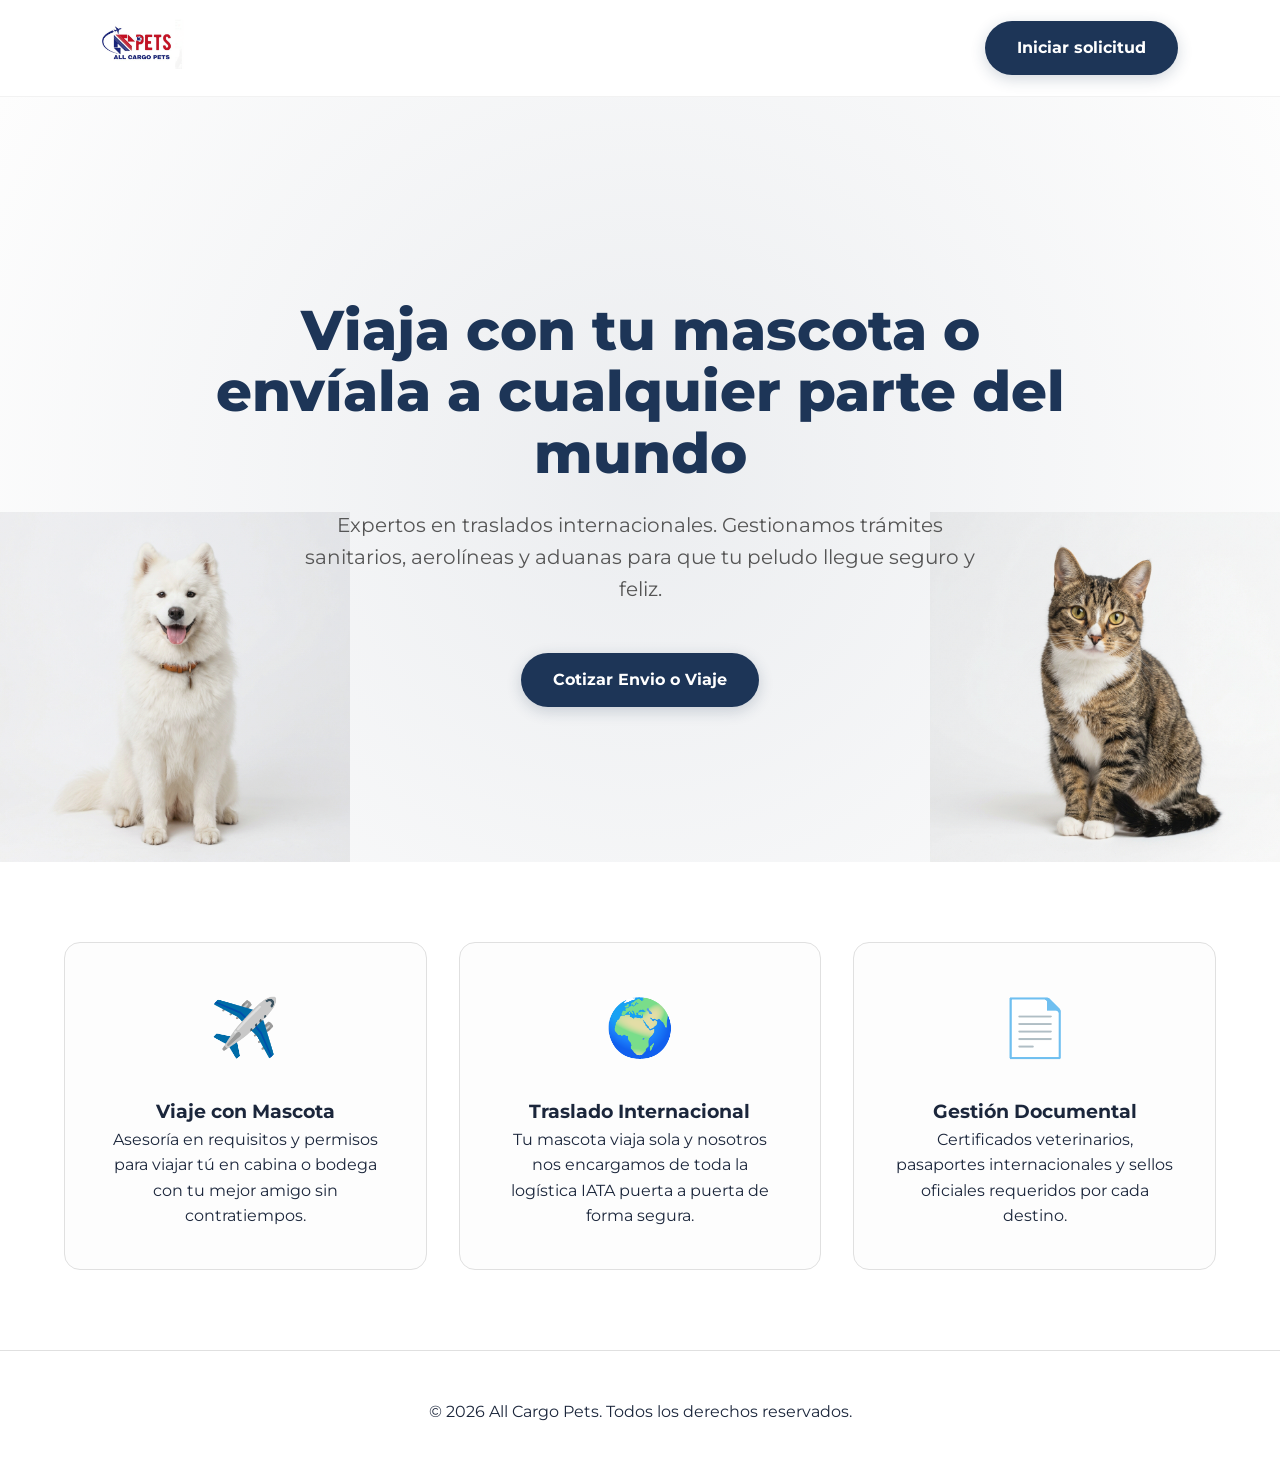
<file: templates/index.html>
<!DOCTYPE html>
<html lang="es">
<head>
    <meta charset="UTF-8">
    <meta name="viewport" content="width=device-width, initial-scale=1.0">
    <title>All Cargo Pets | Tu mascota segura alrededor del mundo</title>
    <link href="https://fonts.googleapis.com/css2?family=Montserrat:wght@400;600;700;800&display=swap" rel="stylesheet">
    <link rel="stylesheet" href="/static/css/styles.css">
</head>
<body>

    <nav>
        <a href="/" class="logo">
            <img src="/static/logo.png" alt="All Cargo Pets" style="height: 50px; width: auto;">
        </a>
        <div class="nav-links">
            <a href="/solicitud" class="btn-primary">Iniciar solicitud</a>
        </div>
    </nav>

    <main>
        <section class="hero">
            <h1>Viaja con tu mascota o envíala a cualquier parte del mundo</h1>
            <p>Expertos en traslados internacionales. Gestionamos trámites sanitarios, aerolíneas y aduanas para que tu peludo llegue seguro y feliz.</p>
            <div style="display: flex; gap: 1rem; justify-content: center;">
                <a href="/solicitud" class="btn-primary">Cotizar Envio o Viaje</a>
            </div>
            
            <!-- Solo visible en móviles -->
            <div class="mobile-pets">
                <img src="/static/corner_dog.png" alt="Perro">
                <img src="/static/corner_cat.png" alt="Gato">
            </div>
        </section>

        <section id="proceso" class="features">
            <div class="feature-card">
                <div style="font-size: 3.5rem; margin-bottom: 1.5rem;">✈️</div>
                <h3>Viaje con Mascota</h3>
                <p>Asesoría en requisitos y permisos para viajar tú en cabina o bodega con tu mejor amigo sin contratiempos.</p>
            </div>
            <div class="feature-card">
                <div style="font-size: 3.5rem; margin-bottom: 1.5rem;">🌍</div>
                <h3>Traslado Internacional</h3>
                <p>Tu mascota viaja sola y nosotros nos encargamos de toda la logística IATA puerta a puerta de forma segura.</p>
            </div>
            <div class="feature-card">
                <div style="font-size: 3.5rem; margin-bottom: 1.5rem;">📄</div>
                <h3>Gestión Documental</h3>
                <p>Certificados veterinarios, pasaportes internacionales y sellos oficiales requeridos por cada destino.</p>
            </div>
        </section>
    </main>

    <footer style="padding: 3rem 5%; background: var(--white); text-align: center; border-top: 1px solid var(--border);">
        <p>&copy; 2026 All Cargo Pets. Todos los derechos reservados.</p>
    </footer>

</body>
</html>
</file>
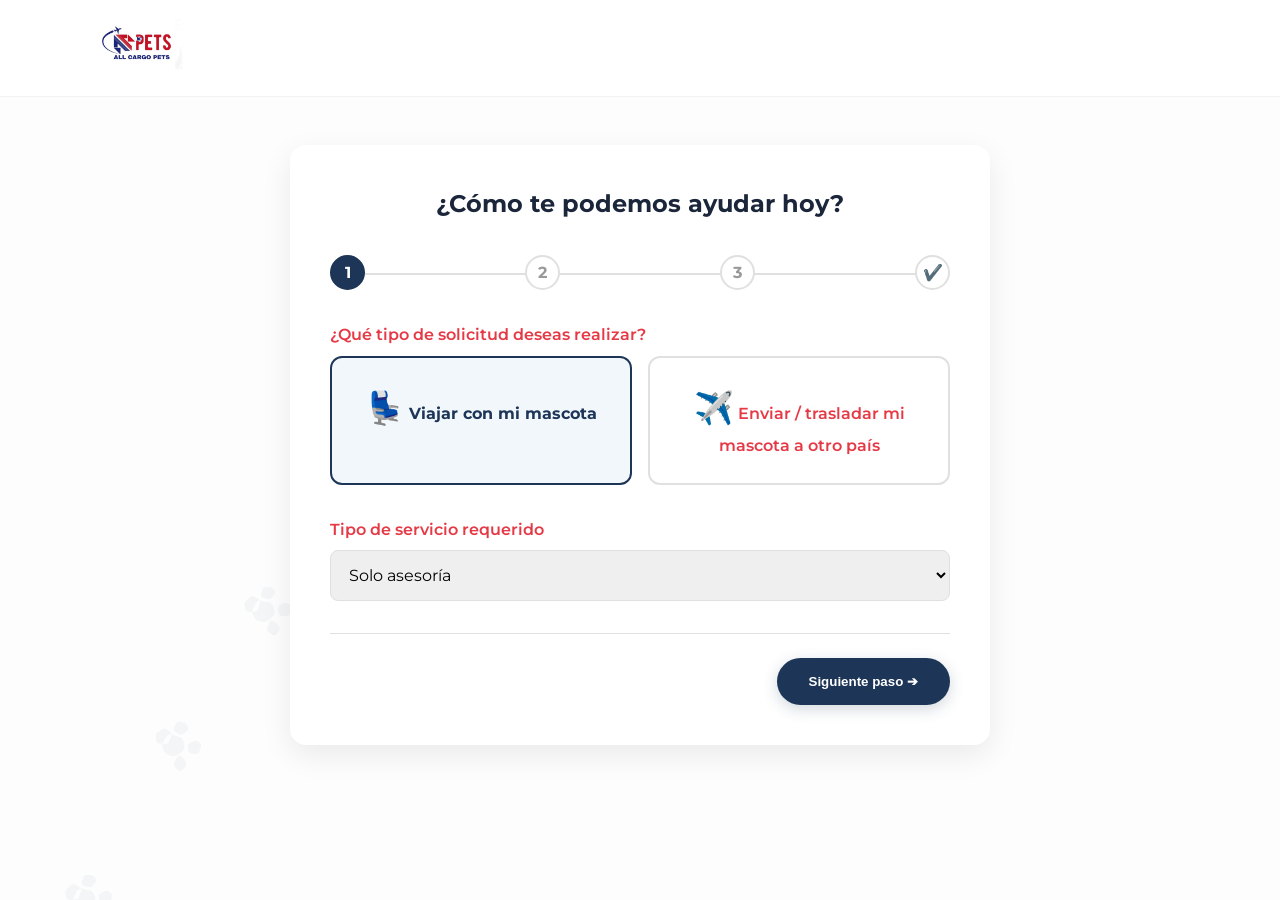
<file: templates/solicitud.html>
<!DOCTYPE html>
<html lang="es">
<head>
    <meta charset="UTF-8">
    <meta name="viewport" content="width=device-width, initial-scale=1.0">
    <title>Solicitud de Viaje Mascota</title>
    <link href="https://fonts.googleapis.com/css2?family=Montserrat:wght@400;600;700;800&display=swap" rel="stylesheet">
    <link rel="stylesheet" href="/static/css/styles.css">
</head>
<body>

    <nav style="position: relative; z-index: 10;">
        <a href="/" class="logo">
            <img src="/static/logo.png" alt="All Cargo Pets" style="height: 50px; width: auto;">
        </a>
    </nav>

    <!-- Trail de Huellas Decorativas -->
    <div class="paw-trail">
        <!-- SVGs of Paws -->
        <svg class="paw paw-1" viewBox="0 0 512 512" fill="var(--primary)"><path d="M226.5 92.9c14.3 7.3 22.8 23 21 38.6l-5.4 46.5c-1.6 13.9-10.8 25.4-23.7 30l-44 15.6c-18.2 6.5-38-3.4-44.1-21.9L115.6 156c-4.4-13.4 .7-28 12.3-35.1l39.5-24c18-11 41.7-10.4 59.1 4zm183.1 35.5c22.5-9 48.7 1.5 58.6 23.8l20.4 46c5.7 12.8 1.9 27.6-9.1 36.3l-37 29.3c-14.4 11.4-34.9 10.3-48.1-2.5l-33.6-32.5c-9.6-9.3-12-23.5-6.1-35.4l20.8-42.3c7.2-14.6 19.5-25.7 34.1-22.7zM108 266.9c-23.5-3.3-46.7 12.1-51.4 35.4l-11.2 56c-2.4 11.8 1.4 23.9 10.2 31.9l36.3 32.9c14.2 12.9 35.6 13.1 50-1L188 382.4c10-9.8 13.5-24.3 9-37.4l-18-52.1c-6-17.4-21.8-29.3-40-29.3H108zm267.6 102c9.2-9.6 23.2-13.9 36.5-11.2l53.9 10.8c18.3 3.7 31.3 20 31.3 38.7v47.2c0 14.1-11.4 25.6-25.5 25.6H428c-18.7 0-35.9-11.5-41.6-29.4l-16-49.8c-4.4-13.7-2.9-28.7 5.2-41.9zM256 224c31.1 0 60.5 13.6 80.8 37.1l11.6 13.4c11.7 13.5 16 31.6 12.5 49l-11.7 58.7c-4 20-17.5 36.8-36.1 44.8l-37.6 16.2c-15.3 6.6-32.7 6.6-48 0l-37.6-16.2c-18.6-8-32.1-24.8-36.1-44.8l-11.7-58.7c-3.5-17.4 .8-35.5 12.5-49l11.6-13.4C226.5 241.6 235 233 246.3 227.6C249.4 226.1 252.7 224 256 224z"/></svg>
        <svg class="paw paw-2" viewBox="0 0 512 512" fill="var(--primary)"><path d="M226.5 92.9c14.3 7.3 22.8 23 21 38.6l-5.4 46.5c-1.6 13.9-10.8 25.4-23.7 30l-44 15.6c-18.2 6.5-38-3.4-44.1-21.9L115.6 156c-4.4-13.4 .7-28 12.3-35.1l39.5-24c18-11 41.7-10.4 59.1 4zm183.1 35.5c22.5-9 48.7 1.5 58.6 23.8l20.4 46c5.7 12.8 1.9 27.6-9.1 36.3l-37 29.3c-14.4 11.4-34.9 10.3-48.1-2.5l-33.6-32.5c-9.6-9.3-12-23.5-6.1-35.4l20.8-42.3c7.2-14.6 19.5-25.7 34.1-22.7zM108 266.9c-23.5-3.3-46.7 12.1-51.4 35.4l-11.2 56c-2.4 11.8 1.4 23.9 10.2 31.9l36.3 32.9c14.2 12.9 35.6 13.1 50-1L188 382.4c10-9.8 13.5-24.3 9-37.4l-18-52.1c-6-17.4-21.8-29.3-40-29.3H108zm267.6 102c9.2-9.6 23.2-13.9 36.5-11.2l53.9 10.8c18.3 3.7 31.3 20 31.3 38.7v47.2c0 14.1-11.4 25.6-25.5 25.6H428c-18.7 0-35.9-11.5-41.6-29.4l-16-49.8c-4.4-13.7-2.9-28.7 5.2-41.9zM256 224c31.1 0 60.5 13.6 80.8 37.1l11.6 13.4c11.7 13.5 16 31.6 12.5 49l-11.7 58.7c-4 20-17.5 36.8-36.1 44.8l-37.6 16.2c-15.3 6.6-32.7 6.6-48 0l-37.6-16.2c-18.6-8-32.1-24.8-36.1-44.8l-11.7-58.7c-3.5-17.4 .8-35.5 12.5-49l11.6-13.4C226.5 241.6 235 233 246.3 227.6C249.4 226.1 252.7 224 256 224z"/></svg>
        <svg class="paw paw-3" viewBox="0 0 512 512" fill="var(--primary)"><path d="M226.5 92.9c14.3 7.3 22.8 23 21 38.6l-5.4 46.5c-1.6 13.9-10.8 25.4-23.7 30l-44 15.6c-18.2 6.5-38-3.4-44.1-21.9L115.6 156c-4.4-13.4 .7-28 12.3-35.1l39.5-24c18-11 41.7-10.4 59.1 4zm183.1 35.5c22.5-9 48.7 1.5 58.6 23.8l20.4 46c5.7 12.8 1.9 27.6-9.1 36.3l-37 29.3c-14.4 11.4-34.9 10.3-48.1-2.5l-33.6-32.5c-9.6-9.3-12-23.5-6.1-35.4l20.8-42.3c7.2-14.6 19.5-25.7 34.1-22.7zM108 266.9c-23.5-3.3-46.7 12.1-51.4 35.4l-11.2 56c-2.4 11.8 1.4 23.9 10.2 31.9l36.3 32.9c14.2 12.9 35.6 13.1 50-1L188 382.4c10-9.8 13.5-24.3 9-37.4l-18-52.1c-6-17.4-21.8-29.3-40-29.3H108zm267.6 102c9.2-9.6 23.2-13.9 36.5-11.2l53.9 10.8c18.3 3.7 31.3 20 31.3 38.7v47.2c0 14.1-11.4 25.6-25.5 25.6H428c-18.7 0-35.9-11.5-41.6-29.4l-16-49.8c-4.4-13.7-2.9-28.7 5.2-41.9zM256 224c31.1 0 60.5 13.6 80.8 37.1l11.6 13.4c11.7 13.5 16 31.6 12.5 49l-11.7 58.7c-4 20-17.5 36.8-36.1 44.8l-37.6 16.2c-15.3 6.6-32.7 6.6-48 0l-37.6-16.2c-18.6-8-32.1-24.8-36.1-44.8l-11.7-58.7c-3.5-17.4 .8-35.5 12.5-49l11.6-13.4C226.5 241.6 235 233 246.3 227.6C249.4 226.1 252.7 224 256 224z"/></svg>
        <svg class="paw paw-4" viewBox="0 0 512 512" fill="var(--primary)"><path d="M226.5 92.9c14.3 7.3 22.8 23 21 38.6l-5.4 46.5c-1.6 13.9-10.8 25.4-23.7 30l-44 15.6c-18.2 6.5-38-3.4-44.1-21.9L115.6 156c-4.4-13.4 .7-28 12.3-35.1l39.5-24c18-11 41.7-10.4 59.1 4zm183.1 35.5c22.5-9 48.7 1.5 58.6 23.8l20.4 46c5.7 12.8 1.9 27.6-9.1 36.3l-37 29.3c-14.4 11.4-34.9 10.3-48.1-2.5l-33.6-32.5c-9.6-9.3-12-23.5-6.1-35.4l20.8-42.3c7.2-14.6 19.5-25.7 34.1-22.7zM108 266.9c-23.5-3.3-46.7 12.1-51.4 35.4l-11.2 56c-2.4 11.8 1.4 23.9 10.2 31.9l36.3 32.9c14.2 12.9 35.6 13.1 50-1L188 382.4c10-9.8 13.5-24.3 9-37.4l-18-52.1c-6-17.4-21.8-29.3-40-29.3H108zm267.6 102c9.2-9.6 23.2-13.9 36.5-11.2l53.9 10.8c18.3 3.7 31.3 20 31.3 38.7v47.2c0 14.1-11.4 25.6-25.5 25.6H428c-18.7 0-35.9-11.5-41.6-29.4l-16-49.8c-4.4-13.7-2.9-28.7 5.2-41.9zM256 224c31.1 0 60.5 13.6 80.8 37.1l11.6 13.4c11.7 13.5 16 31.6 12.5 49l-11.7 58.7c-4 20-17.5 36.8-36.1 44.8l-37.6 16.2c-15.3 6.6-32.7 6.6-48 0l-37.6-16.2c-18.6-8-32.1-24.8-36.1-44.8l-11.7-58.7c-3.5-17.4 .8-35.5 12.5-49l11.6-13.4C226.5 241.6 235 233 246.3 227.6C249.4 226.1 252.7 224 256 224z"/></svg>
        <svg class="paw paw-5" viewBox="0 0 512 512" fill="var(--primary)"><path d="M226.5 92.9c14.3 7.3 22.8 23 21 38.6l-5.4 46.5c-1.6 13.9-10.8 25.4-23.7 30l-44 15.6c-18.2 6.5-38-3.4-44.1-21.9L115.6 156c-4.4-13.4 .7-28 12.3-35.1l39.5-24c18-11 41.7-10.4 59.1 4zm183.1 35.5c22.5-9 48.7 1.5 58.6 23.8l20.4 46c5.7 12.8 1.9 27.6-9.1 36.3l-37 29.3c-14.4 11.4-34.9 10.3-48.1-2.5l-33.6-32.5c-9.6-9.3-12-23.5-6.1-35.4l20.8-42.3c7.2-14.6 19.5-25.7 34.1-22.7zM108 266.9c-23.5-3.3-46.7 12.1-51.4 35.4l-11.2 56c-2.4 11.8 1.4 23.9 10.2 31.9l36.3 32.9c14.2 12.9 35.6 13.1 50-1L188 382.4c10-9.8 13.5-24.3 9-37.4l-18-52.1c-6-17.4-21.8-29.3-40-29.3H108zm267.6 102c9.2-9.6 23.2-13.9 36.5-11.2l53.9 10.8c18.3 3.7 31.3 20 31.3 38.7v47.2c0 14.1-11.4 25.6-25.5 25.6H428c-18.7 0-35.9-11.5-41.6-29.4l-16-49.8c-4.4-13.7-2.9-28.7 5.2-41.9zM256 224c31.1 0 60.5 13.6 80.8 37.1l11.6 13.4c11.7 13.5 16 31.6 12.5 49l-11.7 58.7c-4 20-17.5 36.8-36.1 44.8l-37.6 16.2c-15.3 6.6-32.7 6.6-48 0l-37.6-16.2c-18.6-8-32.1-24.8-36.1-44.8l-11.7-58.7c-3.5-17.4 .8-35.5 12.5-49l11.6-13.4C226.5 241.6 235 233 246.3 227.6C249.4 226.1 252.7 224 256 224z"/></svg>
        <svg class="paw paw-6" viewBox="0 0 512 512" fill="var(--primary)"><path d="M226.5 92.9c14.3 7.3 22.8 23 21 38.6l-5.4 46.5c-1.6 13.9-10.8 25.4-23.7 30l-44 15.6c-18.2 6.5-38-3.4-44.1-21.9L115.6 156c-4.4-13.4 .7-28 12.3-35.1l39.5-24c18-11 41.7-10.4 59.1 4zm183.1 35.5c22.5-9 48.7 1.5 58.6 23.8l20.4 46c5.7 12.8 1.9 27.6-9.1 36.3l-37 29.3c-14.4 11.4-34.9 10.3-48.1-2.5l-33.6-32.5c-9.6-9.3-12-23.5-6.1-35.4l20.8-42.3c7.2-14.6 19.5-25.7 34.1-22.7zM108 266.9c-23.5-3.3-46.7 12.1-51.4 35.4l-11.2 56c-2.4 11.8 1.4 23.9 10.2 31.9l36.3 32.9c14.2 12.9 35.6 13.1 50-1L188 382.4c10-9.8 13.5-24.3 9-37.4l-18-52.1c-6-17.4-21.8-29.3-40-29.3H108zm267.6 102c9.2-9.6 23.2-13.9 36.5-11.2l53.9 10.8c18.3 3.7 31.3 20 31.3 38.7v47.2c0 14.1-11.4 25.6-25.5 25.6H428c-18.7 0-35.9-11.5-41.6-29.4l-16-49.8c-4.4-13.7-2.9-28.7 5.2-41.9zM256 224c31.1 0 60.5 13.6 80.8 37.1l11.6 13.4c11.7 13.5 16 31.6 12.5 49l-11.7 58.7c-4 20-17.5 36.8-36.1 44.8l-37.6 16.2c-15.3 6.6-32.7 6.6-48 0l-37.6-16.2c-18.6-8-32.1-24.8-36.1-44.8l-11.7-58.7c-3.5-17.4 .8-35.5 12.5-49l11.6-13.4C226.5 241.6 235 233 246.3 227.6C249.4 226.1 252.7 224 256 224z"/></svg>
        <svg class="paw paw-7" viewBox="0 0 512 512" fill="var(--primary)"><path d="M226.5 92.9c14.3 7.3 22.8 23 21 38.6l-5.4 46.5c-1.6 13.9-10.8 25.4-23.7 30l-44 15.6c-18.2 6.5-38-3.4-44.1-21.9L115.6 156c-4.4-13.4 .7-28 12.3-35.1l39.5-24c18-11 41.7-10.4 59.1 4zm183.1 35.5c22.5-9 48.7 1.5 58.6 23.8l20.4 46c5.7 12.8 1.9 27.6-9.1 36.3l-37 29.3c-14.4 11.4-34.9 10.3-48.1-2.5l-33.6-32.5c-9.6-9.3-12-23.5-6.1-35.4l20.8-42.3c7.2-14.6 19.5-25.7 34.1-22.7zM108 266.9c-23.5-3.3-46.7 12.1-51.4 35.4l-11.2 56c-2.4 11.8 1.4 23.9 10.2 31.9l36.3 32.9c14.2 12.9 35.6 13.1 50-1L188 382.4c10-9.8 13.5-24.3 9-37.4l-18-52.1c-6-17.4-21.8-29.3-40-29.3H108zm267.6 102c9.2-9.6 23.2-13.9 36.5-11.2l53.9 10.8c18.3 3.7 31.3 20 31.3 38.7v47.2c0 14.1-11.4 25.6-25.5 25.6H428c-18.7 0-35.9-11.5-41.6-29.4l-16-49.8c-4.4-13.7-2.9-28.7 5.2-41.9zM256 224c31.1 0 60.5 13.6 80.8 37.1l11.6 13.4c11.7 13.5 16 31.6 12.5 49l-11.7 58.7c-4 20-17.5 36.8-36.1 44.8l-37.6 16.2c-15.3 6.6-32.7 6.6-48 0l-37.6-16.2c-18.6-8-32.1-24.8-36.1-44.8l-11.7-58.7c-3.5-17.4 .8-35.5 12.5-49l11.6-13.4C226.5 241.6 235 233 246.3 227.6C249.4 226.1 252.7 224 256 224z"/></svg>
    </div>

    <div class="wizard-container" style="position:relative; z-index:10;">
        <h2 style="text-align: center; margin-bottom: 2rem;">¿Cómo te podemos ayudar hoy?</h2>
        
        <div class="step-indicator">
            <div class="step active" id="step-id-1">1</div>
            <div class="step" id="step-id-2">2</div>
            <div class="step" id="step-id-3">3</div>
            <div class="step" id="step-id-4">✔️</div>
        </div>

        <form id="leadForm">
            <!-- P1: Tipo Solicitud -->
            <div class="wizard-card active" id="card-1">
                <div class="form-group">
                    <label>¿Qué tipo de solicitud deseas realizar?</label>
                    <div class="radio-cards">
                        <label class="radio-card selected" onclick="selectRadioCard(this)">
                            <input type="radio" name="tipo_solicitud" value="Viajar con mi mascota" checked>
                            <span style="font-size: 2rem; margin-bottom: 0.5rem">💺</span>
                            <span>Viajar con mi mascota</span>
                        </label>
                        <label class="radio-card" onclick="selectRadioCard(this)">
                            <input type="radio" name="tipo_solicitud" value="Enviar / trasladar mi mascota">
                            <span style="font-size: 2rem; margin-bottom: 0.5rem">✈️</span>
                            <span>Enviar / trasladar mi mascota a otro país</span>
                        </label>
                    </div>
                </div>
                <div class="form-group">
                    <label>Tipo de servicio requerido</label>
                    <select name="tipo_servicio">
                        <option value="solo asesoría">Solo asesoría</option>
                        <option value="gestión completa">Gestión completa</option>
                    </select>
                </div>
            </div>

            <!-- P2: Datos Generales (Para ambos) -->
            <div class="wizard-card" id="card-2">
                <div style="display: grid; grid-template-columns: 1fr 1fr; gap: 1rem;">
                    <div class="form-group">
                        <label>País de Origen</label>
                        <input type="text" name="pais_origen" required placeholder="Ej: México">
                    </div>
                    <div class="form-group">
                        <label>País de Destino</label>
                        <input type="text" name="pais_destino" required placeholder="Ej: España">
                    </div>
                </div>
                <div class="form-group">
                    <label>Fecha Estimada del Viaje / Traslado</label>
                    <input type="date" name="fecha_estimada" required>
                </div>
                <div style="background: #f8f9fa; padding: 1rem; border-radius: 8px; margin-bottom: 1.5rem">
                    <h4>Datos de la Mascota 🐾</h4>
                    <br>
                    <div style="display: grid; grid-template-columns: 1fr 1fr; gap: 1rem;">
                        <input type="text" name="tipo_mascota" placeholder="Perro, Gato..." required class="form-group input">
                        <input type="text" name="raza" placeholder="Raza" required>
                        <input type="text" name="peso" placeholder="Peso (Kg)" required>
                        <input type="text" name="edad" placeholder="Edad" required>
                    </div>
                </div>
            </div>

            <!-- P3: Datos Específicos & Personales -->
            <div class="wizard-card" id="card-3">
                <div id="dynamic-viaje" style="display:none; padding: 1rem; background: #e0e7ff; border-radius: 8px; margin-bottom:1rem;">
                    <h4>Detalles del Viaje</h4><br>
                    <input type="text" name="aerolinea" placeholder="¿Ya tienes aerolínea? (Opcional)" style="margin-bottom:1rem; width:100%; padding:0.85rem">
                    <select name="cabina_o_bodega" style="width:100%; padding:0.85rem">
                        <option value="">¿Dónde viaja la mascota?</option>
                        <option value="cabina">En Cabina conmigo</option>
                        <option value="bodega">En Bodega</option>
                        <option value="no se">Aún no sé</option>
                    </select>
                </div>

                <div id="dynamic-traslado" style="display:none; padding: 1rem; background: #e0e7ff; border-radius: 8px; margin-bottom:1rem;">
                    <h4>Detalles del Traslado</h4><br>
                     <select name="acompanamiento" style="width:100%; padding:0.85rem">
                        <option value="">¿La mascota viaja sola o acompañada?</option>
                        <option value="sola">Viaja Sola (Cargo)</option>
                        <option value="acompanada">Llevará acompañante (Tutor externo)</option>
                    </select>
                </div>

                <div class="form-group">
                    <label>Documentación Actual con la que cuentas</label>
                    <select name="documentacion_actual">
                        <option value="nada">Aún nada / No sé por dónde empezar</option>
                        <option value="vacunas">Solo vacunas al día</option>
                        <option value="chip_vacunas">Microchip y vacunas</option>
                        <option value="pasaporte">Pasaporte listo</option>
                    </select>
                </div>

                <div style="display: grid; grid-template-columns: 1fr; gap: 1rem;">
                    <div class="form-group">
                        <label>Tu Nombre Completo</label>
                        <input type="text" name="nombre_completo" required placeholder="Juan Pérez">
                    </div>
                    <div style="display: grid; grid-template-columns: 1fr 1fr; gap:1rem;">
                        <div class="form-group">
                            <label>Email</label>
                            <input type="email" name="email" required placeholder="correo@ejemplo.com">
                        </div>
                        <div class="form-group">
                            <label>WhatsApp</label>
                            <input type="text" name="whatsapp" required placeholder="+52 1234567890">
                        </div>
                    </div>
                </div>
            </div>

            <!-- P4: Success -->
            <div class="wizard-card" id="card-4" style="text-align: center; padding: 2rem 0;">
                <div style="font-size: 4rem; color: var(--success); margin-bottom: 1rem;">✔️</div>
                <h3 id="success-title">¡Solicitud Recibida!</h3>
                <p id="success-message">Gracias. Un asesor revisará tu caso y se pondrá en contacto pronto por WhatsApp o Email.</p>
                <br>
                <a href="/" class="btn-primary">Volver al inicio</a>
            </div>

            <div class="wizard-footer" id="wizard-footer">
                <button type="button" class="btn-outline" id="btn-prev" style="visibility: hidden;">Anterior</button>
                <button type="button" class="btn-primary" id="btn-next">Siguiente paso ➔</button>
            </div>
        </form>
    </div>

    <script src="/static/js/wizard.js"></script>
</body>
</html>
</file>
<file: static/css/styles.css>
:root {
  --primary: #1d3557; /* Azul Oscuro */
  --secondary: #e63946; /* Rojo */
  --accent: #0d1b2a; /* Azul muy oscuro para contrastes */
  --bg-light: #fdfdfd; /* Blanco general */
  --text-dark: #1b263b; /* Texto oscuro */
  --border: #e0e0e0;
  --white: #ffffff;
  --success: #2a9d8f;
  --danger: #d90429;
  --warning: #e9c46a;
  --font-main: 'Montserrat', -apple-system, BlinkMacSystemFont, "Segoe UI", Roboto, Helvetica, Arial, sans-serif;
}

/* Feature Trail */
.paw-trail {
  position: fixed;
  bottom: 0;
  left: 0;
  width: 100%;
  height: 100vh;
  pointer-events: none;
  z-index: 0;
  overflow: hidden;
  opacity: 0.04;
}
.paw {
  position: absolute;
  width: 50px;
}
/* Left to right diagonal path */
.paw-1 { bottom: -2%; left: 5%; transform: rotate(35deg); }
.paw-2 { bottom: 15%; left: 12%; transform: rotate(45deg); }
.paw-3 { bottom: 30%; left: 19%; transform: rotate(35deg); }
.paw-4 { bottom: 45%; left: 26%; transform: rotate(45deg); }
.paw-5 { bottom: 60%; left: 33%; transform: rotate(35deg); }

* {
  margin: 0;
  padding: 0;
  box-sizing: border-box;
}

body {
  font-family: var(--font-main);
  background-color: var(--bg-light);
  color: var(--text-dark);
  line-height: 1.6;
  overflow-x: hidden;
}

/* Animations */
@keyframes floating {
  0% { transform: translateY(0px) rotate(0deg); }
  50% { transform: translateY(-15px) rotate(3deg); }
  100% { transform: translateY(0px) rotate(0deg); }
}

@keyframes fadeUp {
  from { opacity: 0; transform: translateY(30px); }
  to { opacity: 1; transform: translateY(0); }
}

/* Navbar Modern */
nav {
  display: flex;
  justify-content: space-between;
  align-items: center;
  padding: 1.2rem 8%;
  background: rgba(255, 255, 255, 0.95);
  backdrop-filter: blur(10px);
  position: sticky;
  top: 0;
  z-index: 1000;
  border-bottom: 1px solid rgba(0,0,0,0.05);
}

.nav-links {
  display: flex;
  align-items: center;
  gap: 2rem;
}

/* Buttons Modern */
.btn-primary {
  background-color: var(--primary);
  color: var(--white);
  padding: 0.9rem 2rem;
  border-radius: 50px; /* Brine style pill buttons */
  text-decoration: none;
  font-weight: 700;
  transition: all 0.4s cubic-bezier(0.165, 0.84, 0.44, 1);
  border: none;
  cursor: pointer;
  display: inline-block;
  box-shadow: 0 4px 15px rgba(29, 53, 87, 0.2);
}

.btn-primary:hover {
  transform: translateY(-3px) scale(1.02);
  background-color: var(--secondary);
  box-shadow: 0 8px 25px rgba(230, 57, 70, 0.3);
}

.btn-outline {
  padding: 0.9rem 2rem;
  border-radius: 50px;
  text-decoration: none;
  font-weight: 700;
  border: 2px solid var(--primary);
  color: var(--primary);
  transition: all 0.4s ease;
  background: transparent;
}

.btn-outline:hover {
  background: var(--primary);
  color: white;
}

/* --- HERO SECTION (DESKTOP) --- */
.hero {
  position: relative;
  display: flex;
  flex-direction: column;
  align-items: center;
  text-align: center;
  padding: 8rem 5% 5rem 5%;
  background: radial-gradient(circle at 50% 50%, rgba(29, 53, 87, 0.08) 0%, rgba(253, 253, 253, 1) 100%);
  min-height: 85vh;
  justify-content: center;
  overflow: hidden;
}

/* Mascotas en las esquinas (SOLO DESKTOP) */
.hero::before, .hero::after {
  content: '';
  position: absolute;
  bottom: 0;
  width: 350px;
  height: 350px;
  background-size: contain;
  background-repeat: no-repeat;
  background-position: bottom center;
  mix-blend-mode: multiply;
  opacity: 0.95;
  z-index: 0;
}

.hero::before {
  left: 0;
  background-image: url('/static/corner_dog.png');
}

.hero::after {
  right: 0;
  background-image: url('/static/corner_cat.png');
}

.hero > * {
  position: relative;
  z-index: 10;
}

.hero h1 {
  font-size: 3.5rem;
  font-weight: 800;
  color: var(--primary);
  margin-bottom: 1.5rem;
  line-height: 1.1;
  max-width: 900px;
}

.hero p {
  font-size: 1.25rem;
  color: #555;
  margin: 0 auto 3rem auto;
  max-width: 700px;
}

/* Contenedor de mascotas para móvil (OCULTO EN DESKTOP) */
.mobile-pets {
  display: none !important;
}

/* --- RESPONSIVE (CELULAR) --- */
@media (max-width: 768px) {
  /* 1. Quitamos las mascotas de las esquinas */
  .hero::before, .hero::after {
    display: none !important;
  }
  
  /* 2. Mostramos las mascotas abajo del botón, pequeñitas */
  .mobile-pets {
    display: flex !important;
    justify-content: center;
    gap: 15px;
    margin-top: 2rem;
    pointer-events: none;
  }
  
  .mobile-pets img {
    width: 120px; /* Tamaño controlado para que no se vea gigante */
    height: auto;
    object-fit: contain;
  }

  /* 3. Ajustamos el texto para que quepa bien */
  .hero {
    min-height: auto;
    padding: 4rem 5% 2rem 5%;
    background: #fdfdfd;
  }
  
  .hero h1 {
    font-size: 1.8rem;
    margin-bottom: 1rem;
    letter-spacing: -1px;
  }
  
  .hero p {
    font-size: 1.05rem;
    margin-bottom: 1.5rem;
  }

  nav { padding: 1rem 5%; }
  .nav-links { display: none; }
}

/* Feature Cards */
.features {
  padding: 5rem 5%;
  display: grid;
  grid-template-columns: repeat(auto-fit, minmax(300px, 1fr));
  gap: 2rem;
  background: var(--white);
}

.feature-card {
  padding: 2.5rem;
  border-radius: 16px;
  background: var(--bg-light);
  text-align: center;
  transition: transform 0.3s ease;
  border: 1px solid var(--border);
}

.feature-card:hover {
  transform: translateY(-5px);
  box-shadow: 0 10px 20px rgba(0,0,0,0.05);
}

/* Wizard Form Styles */
.wizard-container {
  max-width: 700px;
  margin: 3rem auto;
  background: var(--white);
  border-radius: 16px;
  box-shadow: 0 10px 30px rgba(0,0,0,0.08);
  padding: 2.5rem;
}

.step-indicator {
  display: flex;
  justify-content: space-between;
  margin-bottom: 2rem;
  position: relative;
}

.step-indicator::before {
  content: '';
  position: absolute;
  top: 50%;
  left: 0;
  right: 0;
  height: 2px;
  background: var(--border);
  z-index: 1;
}

.step {
  width: 35px;
  height: 35px;
  border-radius: 50%;
  background: var(--white);
  border: 2px solid var(--border);
  display: flex;
  align-items: center;
  justify-content: center;
  font-weight: bold;
  color: #999;
  position: relative;
  z-index: 2;
  transition: all 0.3s ease;
}

.step.active {
  border-color: var(--primary);
  background: var(--primary);
  color: var(--white);
}

.step.completed {
  border-color: var(--success);
  background: var(--success);
  color: var(--white);
}

.form-group {
  margin-bottom: 1.5rem;
  text-align: left;
}

.form-group label {
  display: block;
  font-weight: 600;
  margin-bottom: 0.5rem;
  color: var(--secondary);
}

.form-group input, .form-group select, .form-group textarea {
  width: 100%;
  padding: 0.85rem;
  border: 1px solid var(--border);
  border-radius: 8px;
  font-size: 1rem;
  font-family: inherit;
  transition: border-color 0.3s ease;
}

.form-group input:focus, .form-group select:focus, .form-group textarea:focus {
  outline: none;
  border-color: var(--primary);
  box-shadow: 0 0 0 3px rgba(4,102,200,0.1);
}

.wizard-card {
  display: none;
  animation: fadeIn 0.4s ease forwards;
}

.wizard-card.active {
  display: block;
}

@keyframes fadeIn {
  from { opacity: 0; transform: translateY(10px); }
  to { opacity: 1; transform: translateY(0); }
}

.wizard-footer {
  display: flex;
  justify-content: space-between;
  margin-top: 2rem;
  padding-top: 1.5rem;
  border-top: 1px solid var(--border);
}

/* Radio Cards Custom */
.radio-cards {
  display: grid;
  grid-template-columns: 1fr 1fr;
  gap: 1rem;
}

.radio-card {
  position: relative;
  display: flex;
  flex-direction: column;
  padding: 1.5rem;
  border: 2px solid var(--border);
  border-radius: 12px;
  cursor: pointer;
  transition: all 0.2s ease;
  text-align: center;
}

.radio-card:hover {
  border-color: var(--primary);
  background: rgba(4,102,200,0.02);
}

.radio-card input {
  position: absolute;
  opacity: 0;
}

.radio-card input:checked ~ span {
  font-weight: bold;
  color: var(--primary);
}

.radio-card.selected {
  border-color: var(--primary);
  background: rgba(4,102,200,0.05);
}

/* Dashboard */
.admin-layout {
  display: grid;
  grid-template-columns: 250px 1fr;
  min-height: 100vh;
}

.sidebar {
  background: var(--secondary);
  color: white;
  padding: 2rem;
}

.admin-content {
  padding: 2rem;
  background: #f4f7f6;
}

.data-table {
  width: 100%;
  background: white;
  border-radius: 12px;
  overflow: hidden;
  box-shadow: 0 4px 6px rgba(0,0,0,0.05);
  border-collapse: collapse;
}

.data-table th, .data-table td {
  padding: 1rem;
  text-align: left;
  border-bottom: 1px solid var(--border);
}

.data-table th {
  background: #fafafa;
  font-weight: 600;
  color: var(--secondary);
}

.data-table tr:hover {
  background: #f9f9f9;
}

/* Status Badges */
.badge {
  padding: 0.4rem 0.8rem;
  border-radius: 20px;
  font-size: 0.8rem;
  font-weight: 600;
  display: inline-block;
}

.bg-alta { background: #fee2e2; color: var(--danger); }
.bg-normal { background: #e0e7ff; color: var(--primary); }
.bg-nuevo { background: #fef3c7; color: #b45309; }
.bg-contactado { background: #d1fae5; color: var(--success); }

/* Modal Detail */
.modal-overlay {
  display: none;
  position: fixed;
  top: 0; left: 0; width: 100%; height: 100%;
  background: rgba(0,0,0,0.5);
  z-index: 1000;
  justify-content: center;
  align-items: center;
}
.modal-content {
  background: var(--white);
  padding: 2.5rem;
  border-radius: 12px;
  width: 90%;
  max-width: 600px;
  max-height: 80vh;
  overflow-y: auto;
  position: relative;
  box-shadow: 0 10px 40px rgba(0,0,0,0.2);
}
.close-btn {
  position: absolute;
  top: 1rem; right: 1.5rem;
  background: none; border: none; font-size: 2rem; cursor: pointer; color: #999;
}
.close-btn:hover { color: var(--secondary); }
.detail-grid {
  display: grid;
  grid-template-columns: 1fr 1fr;
  gap: 1.5rem;
  margin-top: 1.5rem;
}
</file>
